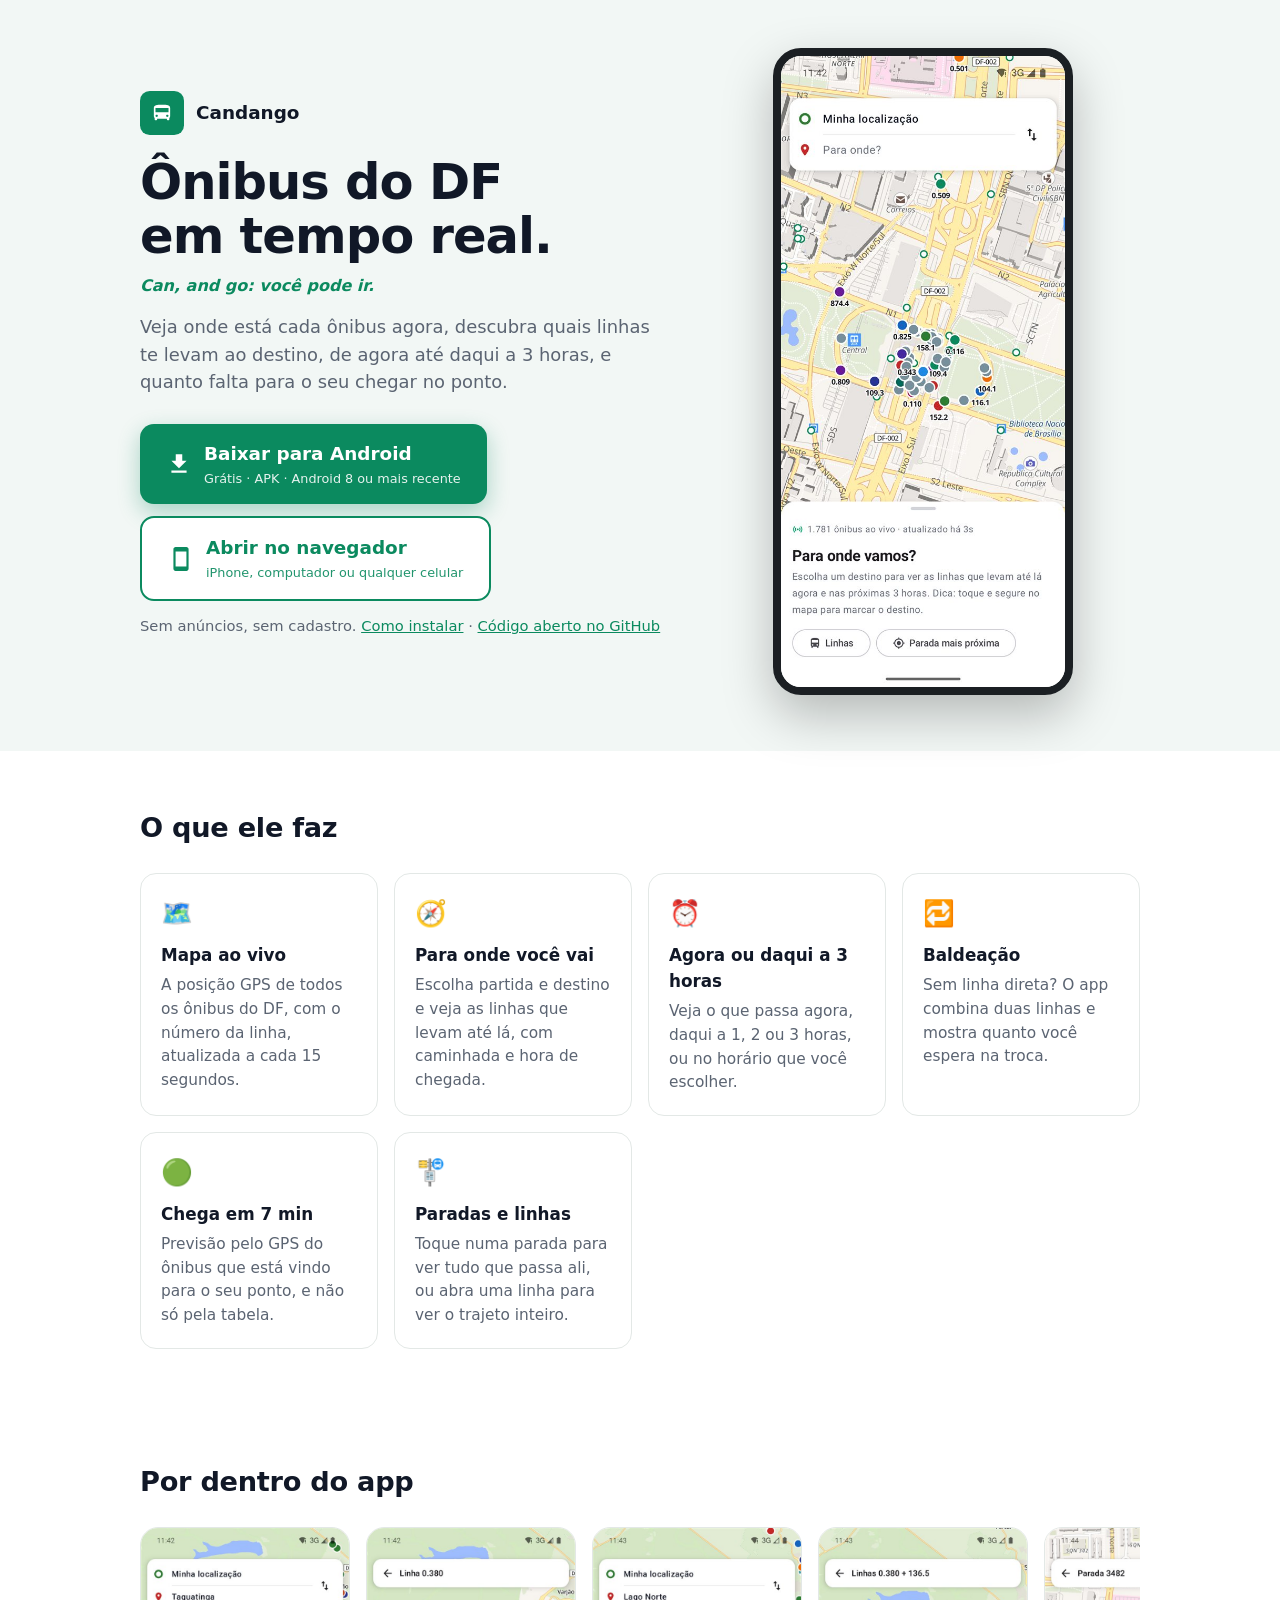
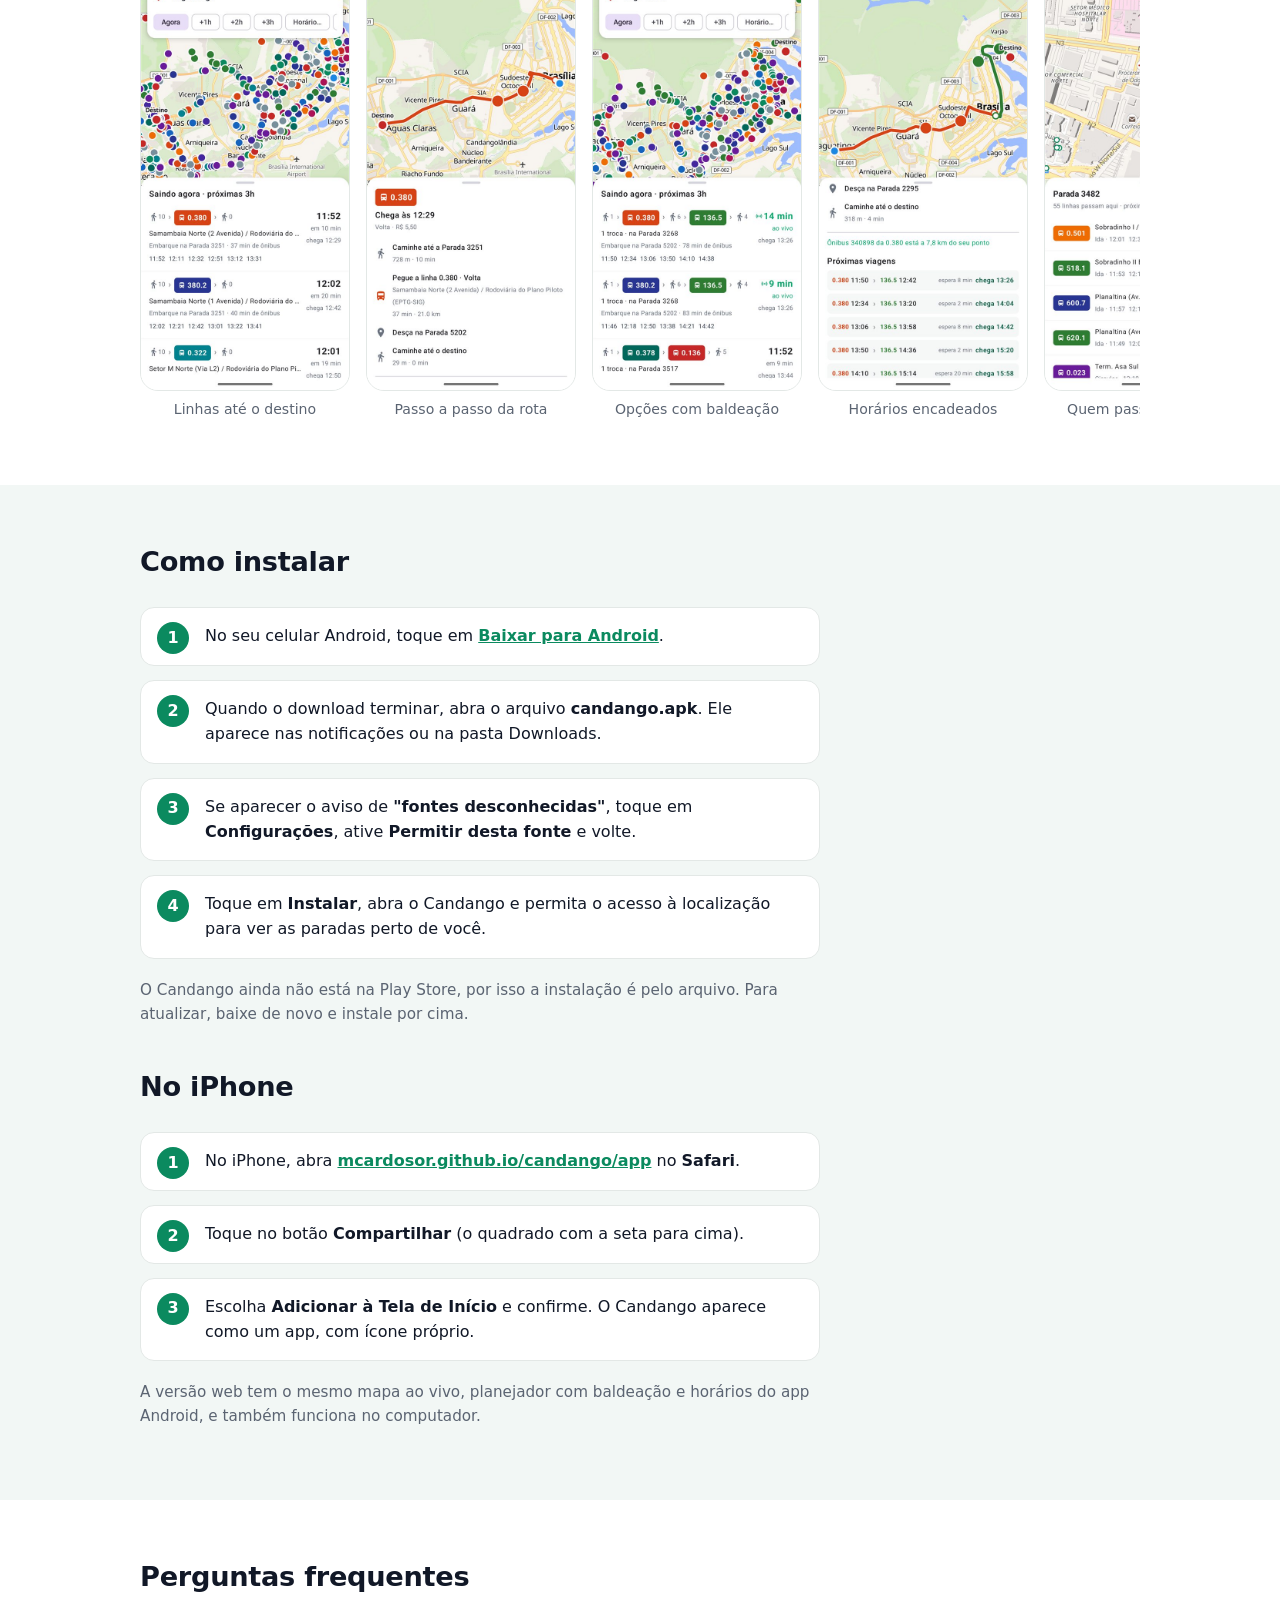
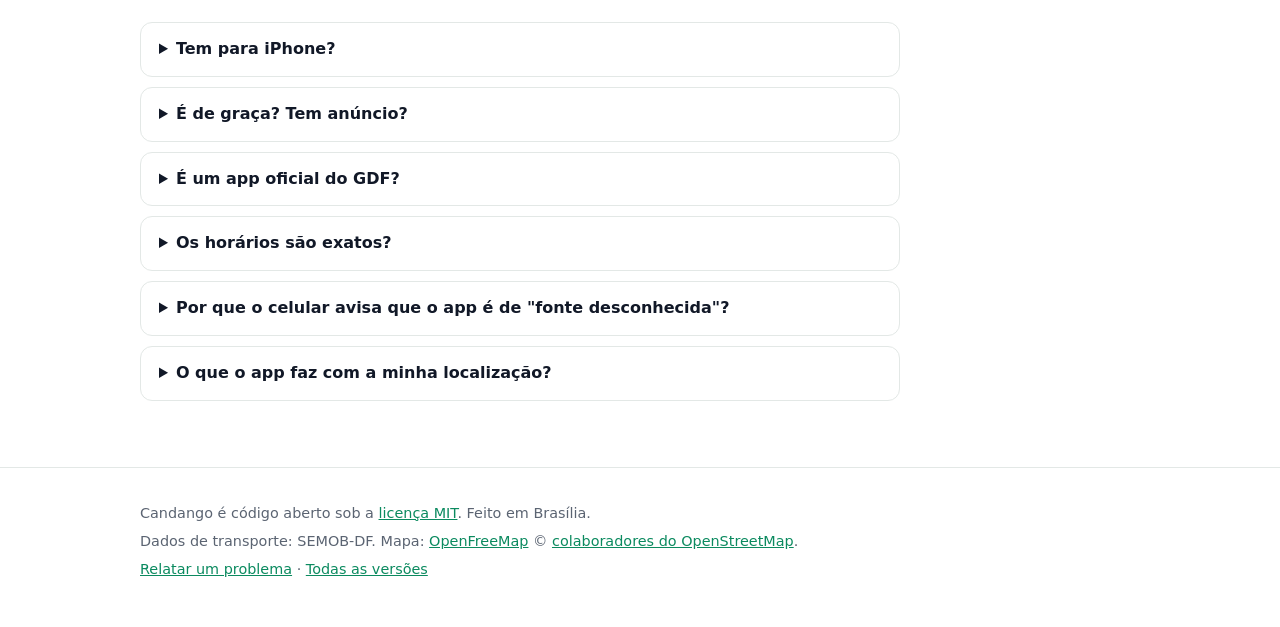
<file: docs/index.html>
<!doctype html>
<html lang="pt-BR">
<head>
  <meta charset="utf-8" />
  <meta name="viewport" content="width=device-width, initial-scale=1" />
  <title>Candango · ônibus do DF em tempo real</title>
  <meta name="description" content="Veja onde está cada ônibus do Distrito Federal agora, quais linhas te levam ao destino e quanto falta para o seu chegar. Grátis e de código aberto." />
  <meta property="og:title" content="Candango · ônibus do DF em tempo real" />
  <meta property="og:description" content="Mapa ao vivo, planejador de viagem com baldeação e previsão de chegada. Grátis, para Android." />
  <meta property="og:image" content="https://mcardosor.github.io/candango/screenshots/01-mapa-ao-vivo.jpg" />
  <meta name="theme-color" content="#0B8A5F" />
  <link rel="icon" href="icon.svg" type="image/svg+xml" />
  <style>
    :root {
      --green: #0B8A5F;
      --green-dark: #066B49;
      --ink: #111827;
      --muted: #5B6472;
      --bg: #FFFFFF;
      --soft: #F2F7F5;
      --card: #FFFFFF;
      --line: #E3E8E6;
    }
    @media (prefers-color-scheme: dark) {
      :root {
        --ink: #EEF2F0;
        --muted: #A3ADB8;
        --bg: #0E1412;
        --soft: #15201C;
        --card: #18231F;
        --line: #26332E;
      }
    }
    * { box-sizing: border-box; }
    body {
      margin: 0;
      font-family: system-ui, -apple-system, "Segoe UI", Roboto, sans-serif;
      color: var(--ink);
      background: var(--bg);
      line-height: 1.55;
    }
    a { color: var(--green); }
    .wrap { max-width: 1040px; margin: 0 auto; padding: 0 20px; }

    header.hero { background: var(--soft); padding: 48px 0 56px; }
    .hero-grid { display: grid; gap: 36px; align-items: center; grid-template-columns: 1fr; }
    @media (min-width: 820px) { .hero-grid { grid-template-columns: 1.1fr 0.9fr; } }
    .brand { display: flex; align-items: center; gap: 12px; font-weight: 700; font-size: 1.15rem; }
    .brand img { width: 44px; height: 44px; }
    h1 { font-size: clamp(2rem, 6vw, 3.1rem); line-height: 1.1; margin: 20px 0 10px; letter-spacing: -0.02em; }
    .tagline { font-style: italic; color: var(--green); font-weight: 600; margin: 0 0 14px; }
    .lead { font-size: 1.12rem; color: var(--muted); margin: 0 0 28px; max-width: 34em; }

    .download {
      display: inline-flex; align-items: center; gap: 12px;
      background: var(--green); color: #fff; text-decoration: none;
      font-size: 1.15rem; font-weight: 700;
      padding: 16px 26px; border-radius: 14px;
      box-shadow: 0 8px 22px rgba(11, 138, 95, 0.32);
    }
    .download:hover, .download:focus-visible { background: var(--green-dark); }
    .download svg { width: 26px; height: 26px; flex: none; }
    .download small { display: block; font-weight: 500; font-size: 0.8rem; opacity: 0.9; }
    .actions { display: flex; flex-wrap: wrap; gap: 12px; }
    .download.web { background: var(--card); color: var(--green); border: 2px solid var(--green); box-shadow: none; }
    .download.web:hover, .download.web:focus-visible { background: var(--soft); }
    .meta { margin-top: 14px; font-size: 0.92rem; color: var(--muted); }

    .phone { display: flex; justify-content: center; }
    .phone img {
      width: min(300px, 78vw); border-radius: 28px;
      border: 8px solid #1B1F23; box-shadow: 0 20px 50px rgba(0,0,0,0.25);
    }

    section { padding: 56px 0; }
    h2 { font-size: 1.7rem; margin: 0 0 24px; letter-spacing: -0.01em; }

    .features { display: grid; gap: 16px; grid-template-columns: repeat(auto-fit, minmax(230px, 1fr)); }
    .feature { background: var(--card); border: 1px solid var(--line); border-radius: 16px; padding: 20px; }
    .feature .emoji { font-size: 1.6rem; }
    .feature h3 { margin: 8px 0 6px; font-size: 1.05rem; }
    .feature p { margin: 0; color: var(--muted); font-size: 0.96rem; }

    .gallery { display: flex; gap: 16px; overflow-x: auto; padding-bottom: 8px; scroll-snap-type: x mandatory; }
    .gallery figure { margin: 0; flex: none; scroll-snap-align: start; text-align: center; }
    .gallery img { width: 210px; border-radius: 18px; border: 1px solid var(--line); display: block; }
    .gallery figcaption { font-size: 0.88rem; color: var(--muted); margin-top: 8px; }

    .install { background: var(--soft); }
    ol.steps { counter-reset: s; list-style: none; padding: 0; margin: 0; display: grid; gap: 14px; max-width: 680px; }
    ol.steps li {
      counter-increment: s; background: var(--card); border: 1px solid var(--line);
      border-radius: 14px; padding: 16px 18px 16px 64px; position: relative;
    }
    ol.steps li::before {
      content: counter(s); position: absolute; left: 16px; top: 14px;
      width: 32px; height: 32px; border-radius: 50%; background: var(--green); color: #fff;
      display: grid; place-items: center; font-weight: 700;
    }
    .note { margin-top: 20px; color: var(--muted); font-size: 0.95rem; max-width: 680px; }

    details { border: 1px solid var(--line); border-radius: 12px; padding: 14px 18px; margin-bottom: 10px; background: var(--card); max-width: 760px; }
    summary { cursor: pointer; font-weight: 600; }
    details p { color: var(--muted); margin: 10px 0 0; }

    footer { border-top: 1px solid var(--line); padding: 28px 0 40px; color: var(--muted); font-size: 0.9rem; }
    footer p { margin: 6px 0; }
  </style>
</head>
<body>

<header class="hero">
  <div class="wrap hero-grid">
    <div>
      <div class="brand"><img src="icon.svg" alt="" /> Candango</div>
      <h1>Ônibus do DF<br />em tempo real.</h1>
      <p class="tagline">Can, and go: você pode ir.</p>
      <p class="lead">Veja onde está cada ônibus agora, descubra quais linhas te levam ao destino, de agora até daqui a 3 horas, e quanto falta para o seu chegar no ponto.</p>
      <div class="actions">
        <a class="download" href="https://github.com/Mcardosor/candango/releases/latest/download/candango.apk">
          <svg viewBox="0 0 24 24" fill="currentColor" aria-hidden="true"><path d="M5 20h14v-2H5v2zM19 9h-4V3H9v6H5l7 7 7-7z"/></svg>
          <span>Baixar para Android<small>Grátis · APK · Android 8 ou mais recente</small></span>
        </a>
        <a class="download web" href="app/">
          <svg viewBox="0 0 24 24" fill="currentColor" aria-hidden="true"><path d="M17 1.01 7 1c-1.1 0-2 .9-2 2v18c0 1.1.9 2 2 2h10c1.1 0 2-.9 2-2V3c0-1.1-.9-1.99-2-1.99zM17 19H7V5h10v14z"/></svg>
          <span>Abrir no navegador<small>iPhone, computador ou qualquer celular</small></span>
        </a>
      </div>
      <p class="meta">Sem anúncios, sem cadastro. <a href="#instalar">Como instalar</a> · <a href="https://github.com/Mcardosor/candango">Código aberto no GitHub</a></p>
    </div>
    <div class="phone">
      <img src="screenshots/01-mapa-ao-vivo.jpg" alt="Mapa do Candango com os ônibus ao vivo perto da Rodoviária do Plano Piloto" />
    </div>
  </div>
</header>

<section>
  <div class="wrap">
    <h2>O que ele faz</h2>
    <div class="features">
      <div class="feature"><div class="emoji">🗺️</div><h3>Mapa ao vivo</h3><p>A posição GPS de todos os ônibus do DF, com o número da linha, atualizada a cada 15 segundos.</p></div>
      <div class="feature"><div class="emoji">🧭</div><h3>Para onde você vai</h3><p>Escolha partida e destino e veja as linhas que levam até lá, com caminhada e hora de chegada.</p></div>
      <div class="feature"><div class="emoji">⏰</div><h3>Agora ou daqui a 3 horas</h3><p>Veja o que passa agora, daqui a 1, 2 ou 3 horas, ou no horário que você escolher.</p></div>
      <div class="feature"><div class="emoji">🔁</div><h3>Baldeação</h3><p>Sem linha direta? O app combina duas linhas e mostra quanto você espera na troca.</p></div>
      <div class="feature"><div class="emoji">🟢</div><h3>Chega em 7 min</h3><p>Previsão pelo GPS do ônibus que está vindo para o seu ponto, e não só pela tabela.</p></div>
      <div class="feature"><div class="emoji">🚏</div><h3>Paradas e linhas</h3><p>Toque numa parada para ver tudo que passa ali, ou abra uma linha para ver o trajeto inteiro.</p></div>
    </div>
  </div>
</section>

<section>
  <div class="wrap">
    <h2>Por dentro do app</h2>
    <div class="gallery">
      <figure><img src="screenshots/02-planejador.jpg" alt="Lista de linhas para Taguatinga" loading="lazy" /><figcaption>Linhas até o destino</figcaption></figure>
      <figure><img src="screenshots/03-rota.jpg" alt="Rota com caminhada e ônibus" loading="lazy" /><figcaption>Passo a passo da rota</figcaption></figure>
      <figure><img src="screenshots/04-baldeacao.jpg" alt="Opções com troca de ônibus" loading="lazy" /><figcaption>Opções com baldeação</figcaption></figure>
      <figure><img src="screenshots/05-rota-baldeacao.jpg" alt="Próximas viagens com baldeação" loading="lazy" /><figcaption>Horários encadeados</figcaption></figure>
      <figure><img src="screenshots/06-parada.jpg" alt="Próximos ônibus numa parada" loading="lazy" /><figcaption>Quem passa na parada</figcaption></figure>
    </div>
  </div>
</section>

<section class="install" id="instalar">
  <div class="wrap">
    <h2>Como instalar</h2>
    <ol class="steps">
      <li>No seu celular Android, toque em <a href="https://github.com/Mcardosor/candango/releases/latest/download/candango.apk"><b>Baixar para Android</b></a>.</li>
      <li>Quando o download terminar, abra o arquivo <b>candango.apk</b>. Ele aparece nas notificações ou na pasta Downloads.</li>
      <li>Se aparecer o aviso de <b>"fontes desconhecidas"</b>, toque em <b>Configurações</b>, ative <b>Permitir desta fonte</b> e volte.</li>
      <li>Toque em <b>Instalar</b>, abra o Candango e permita o acesso à localização para ver as paradas perto de você.</li>
    </ol>
    <p class="note">O Candango ainda não está na Play Store, por isso a instalação é pelo arquivo. Para atualizar, baixe de novo e instale por cima.</p>
    <h2 style="margin-top:40px">No iPhone</h2>
    <ol class="steps">
      <li>No iPhone, abra <a href="app/"><b>mcardosor.github.io/candango/app</b></a> no <b>Safari</b>.</li>
      <li>Toque no botão <b>Compartilhar</b> (o quadrado com a seta para cima).</li>
      <li>Escolha <b>Adicionar à Tela de Início</b> e confirme. O Candango aparece como um app, com ícone próprio.</li>
    </ol>
    <p class="note">A versão web tem o mesmo mapa ao vivo, planejador com baldeação e horários do app Android, e também funciona no computador.</p>
  </div>
</section>

<section>
  <div class="wrap">
    <h2>Perguntas frequentes</h2>
    <details><summary>Tem para iPhone?</summary><p>Tem, pela versão web: abra <a href="app/">mcardosor.github.io/candango/app</a> no Safari e adicione à Tela de Início. Não está na App Store, porque publicar lá custa US$ 99 por ano.</p></details>
    <details><summary>É de graça? Tem anúncio?</summary><p>É grátis, sem anúncios e sem cadastro. O código é aberto e qualquer pessoa pode conferir.</p></details>
    <details><summary>É um app oficial do GDF?</summary><p>Não. O Candango é um projeto independente que usa os dados abertos da SEMOB-DF. Ele não tem ligação com o GDF, com a SEMOB nem com as empresas de ônibus.</p></details>
    <details><summary>Os horários são exatos?</summary><p>Os horários de saída vêm da tabela oficial. A passagem em cada parada é estimada pela distância desde o terminal. Quando o ônibus está com o GPS ligado, aparece a previsão "ao vivo", que é a mais confiável.</p></details>
    <details><summary>Por que o celular avisa que o app é de "fonte desconhecida"?</summary><p>Porque ele não foi baixado da Play Store. O arquivo é gerado automaticamente a partir do código público no GitHub e assinado sempre com a mesma chave.</p></details>
    <details><summary>O que o app faz com a minha localização?</summary><p>Usa só no próprio celular, para achar as paradas perto de você e calcular a caminhada. A localização não é enviada para nenhum servidor do Candango, porque não existe servidor do Candango.</p></details>
  </div>
</section>

<footer>
  <div class="wrap">
    <p>Candango é código aberto sob a <a href="https://github.com/Mcardosor/candango/blob/main/LICENSE">licença MIT</a>. Feito em Brasília.</p>
    <p>Dados de transporte: SEMOB-DF. Mapa: <a href="https://openfreemap.org/">OpenFreeMap</a> © <a href="https://www.openstreetmap.org/copyright">colaboradores do OpenStreetMap</a>.</p>
    <p><a href="https://github.com/Mcardosor/candango/issues/new/choose">Relatar um problema</a> · <a href="https://github.com/Mcardosor/candango/releases">Todas as versões</a></p>
  </div>
</footer>

</body>
</html>
</file>
